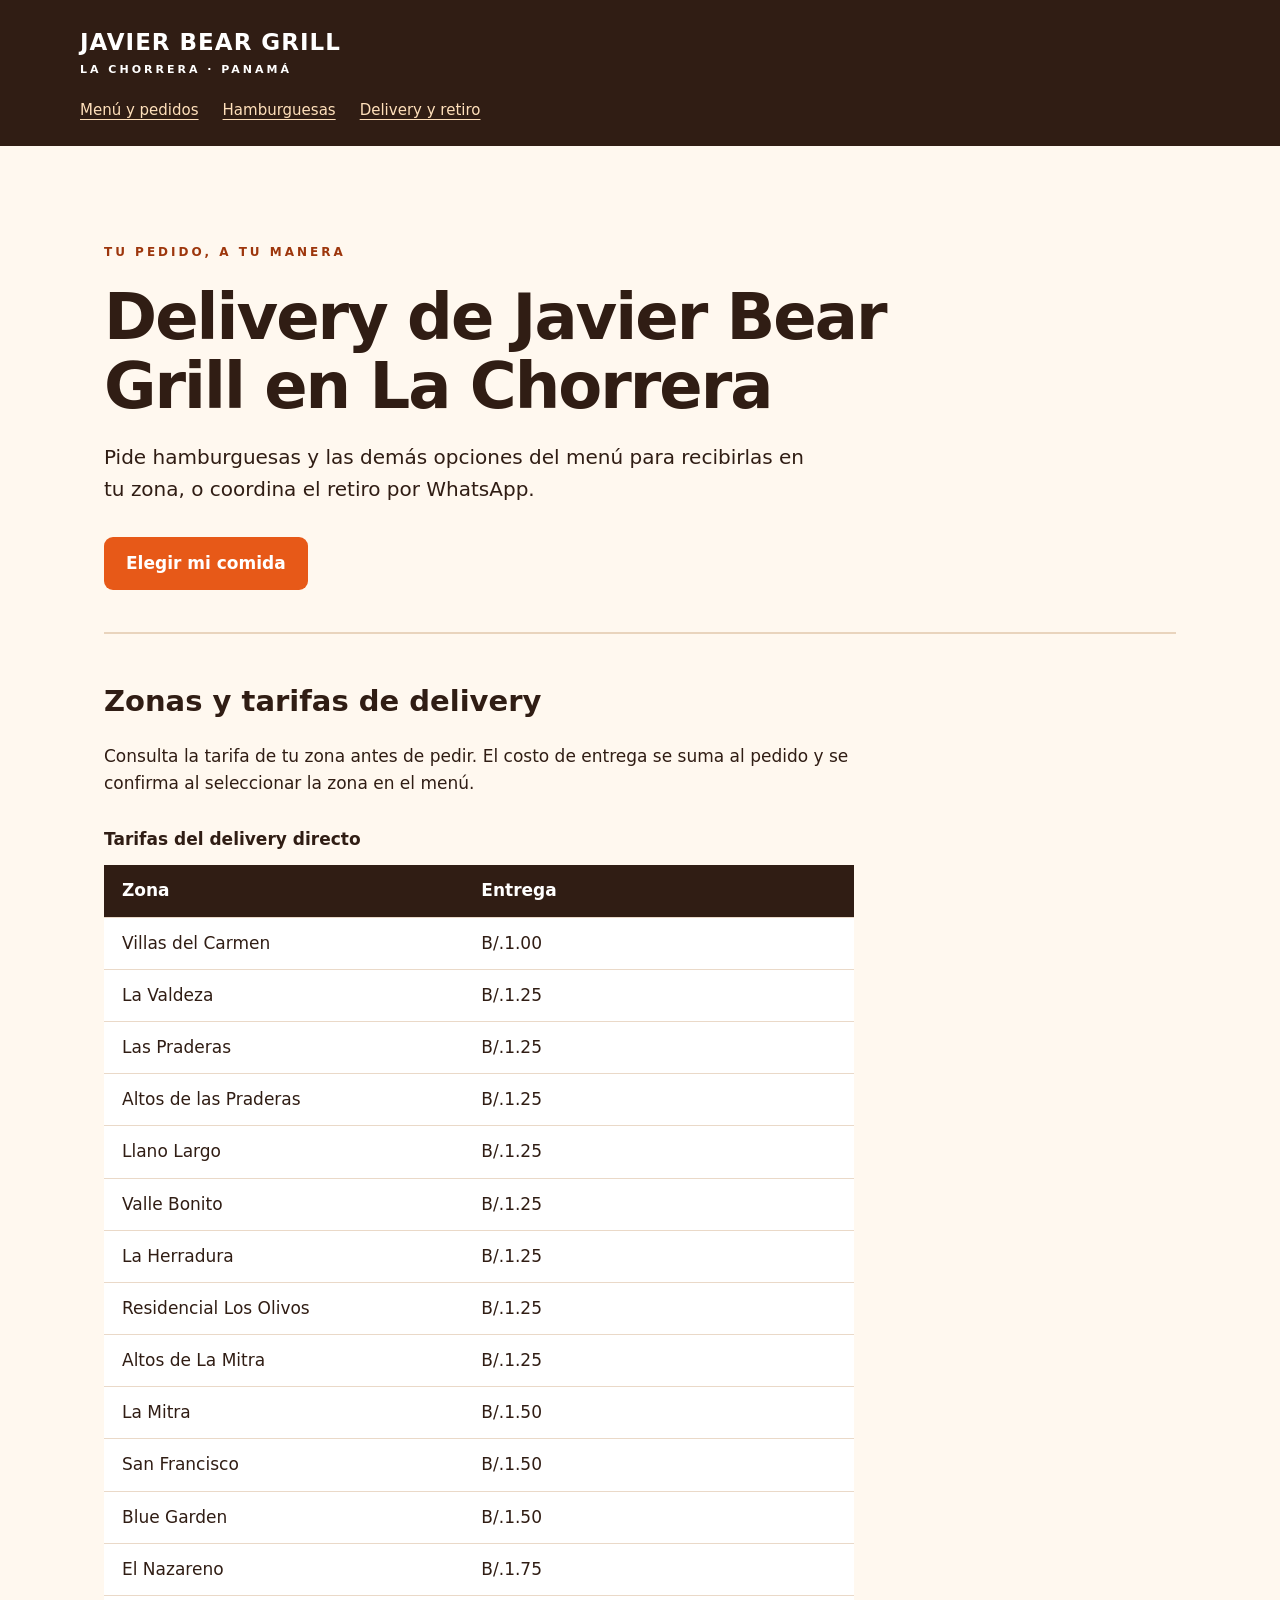
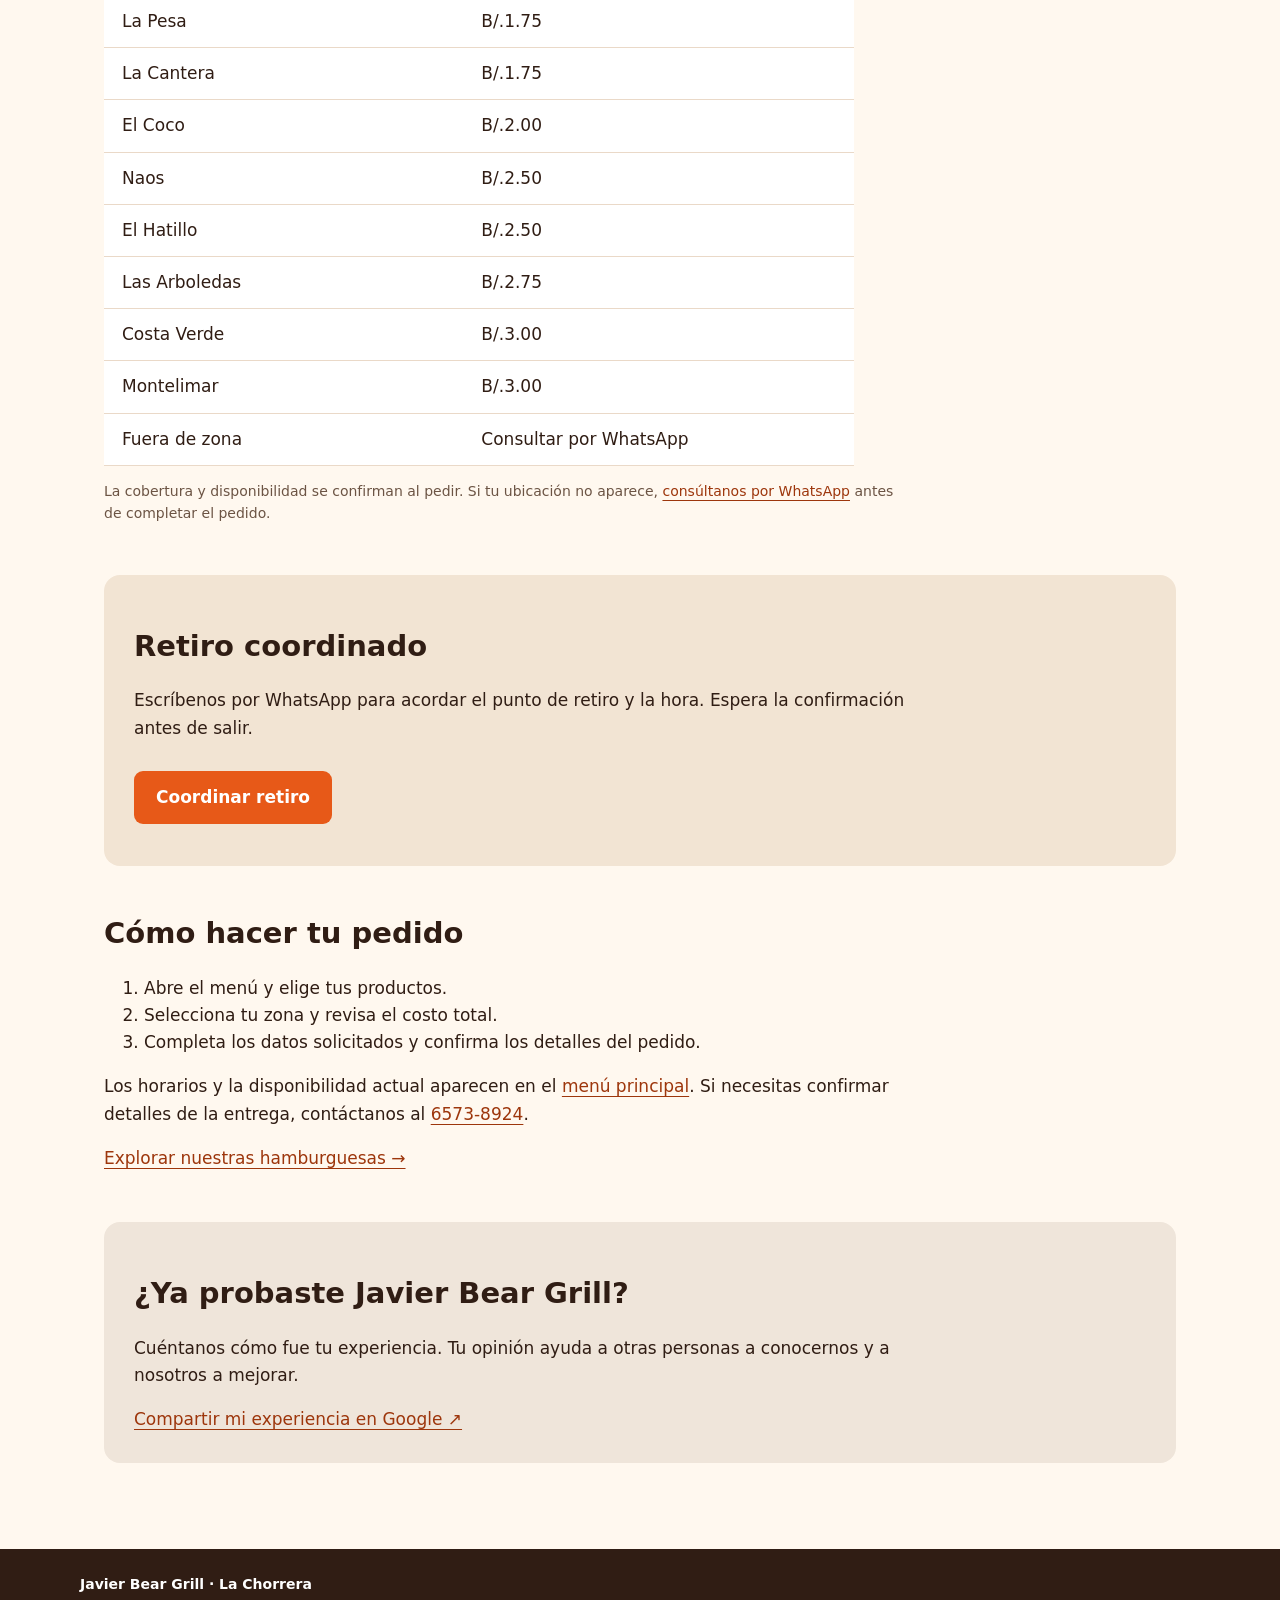
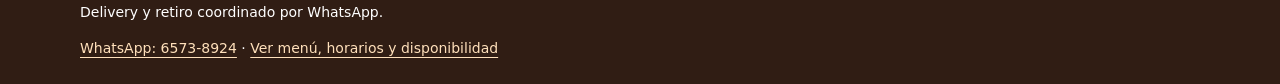
<file: delivery-la-chorrera/index.html>
<!doctype html>
<html lang="es"><head><meta charset="utf-8"><meta name="viewport" content="width=device-width,initial-scale=1">
<title>Delivery y retiro en La Chorrera | Javier Bear Grill</title><meta name="description" content="Consulta zonas y tarifas de delivery de Javier Bear Grill en La Chorrera. Haz tu pedido en el menú o coordina el retiro por WhatsApp.">
<link rel="canonical" href="https://menujaviergrill.store/delivery-la-chorrera/"><meta property="og:type" content="website">
<meta property="og:title" content="Delivery y retiro en La Chorrera | Javier Bear Grill"><meta property="og:description" content="Consulta zonas y tarifas de delivery de Javier Bear Grill en La Chorrera. Haz tu pedido en el menú o coordina el retiro por WhatsApp.">
<meta property="og:url" content="https://menujaviergrill.store/delivery-la-chorrera/"><link rel="stylesheet" href="/assets/local-pages.css">
<script type="application/ld+json">{"@context": "https://schema.org", "@type": "WebPage", "name": "Delivery y retiro en La Chorrera", "description": "Consulta zonas y tarifas de delivery de Javier Bear Grill en La Chorrera. Haz tu pedido en el menú o coordina el retiro por WhatsApp.", "url": "https://menujaviergrill.store/delivery-la-chorrera/", "inLanguage": "es-PA", "about": {"@id": "https://menujaviergrill.store/#restaurant"}}</script></head>
<body><header><a class="brand" href="/">JAVIER BEAR GRILL<span>LA CHORRERA · PANAMÁ</span></a>
<nav aria-label="Navegación principal"><a href="/">Menú y pedidos</a><a href="/hamburguesas-la-chorrera/">Hamburguesas</a><a href="/delivery-la-chorrera/">Delivery y retiro</a></nav></header>
<main><section class="hero"><p class="eyebrow">TU PEDIDO, A TU MANERA</p><h1>Delivery de Javier Bear Grill en La Chorrera</h1><p>Pide hamburguesas y las demás opciones del menú para recibirlas en tu zona, o coordina el retiro por WhatsApp.</p><a class="button" href="/">Elegir mi comida</a></section>
<section><h2>Zonas y tarifas de delivery</h2><p>Consulta la tarifa de tu zona antes de pedir. El costo de entrega se suma al pedido y se confirma al seleccionar la zona en el menú.</p><div class="table-wrap"><table><caption>Tarifas del delivery directo</caption><thead><tr><th scope="col">Zona</th><th scope="col">Entrega</th></tr></thead><tbody><tr><th scope="row">Villas del Carmen</th><td>B/.1.00</td></tr><tr><th scope="row">La Valdeza</th><td>B/.1.25</td></tr><tr><th scope="row">Las Praderas</th><td>B/.1.25</td></tr><tr><th scope="row">Altos de las Praderas</th><td>B/.1.25</td></tr><tr><th scope="row">Llano Largo</th><td>B/.1.25</td></tr><tr><th scope="row">Valle Bonito</th><td>B/.1.25</td></tr><tr><th scope="row">La Herradura</th><td>B/.1.25</td></tr><tr><th scope="row">Residencial Los Olivos</th><td>B/.1.25</td></tr><tr><th scope="row">Altos de La Mitra</th><td>B/.1.25</td></tr><tr><th scope="row">La Mitra</th><td>B/.1.50</td></tr><tr><th scope="row">San Francisco</th><td>B/.1.50</td></tr><tr><th scope="row">Blue Garden</th><td>B/.1.50</td></tr><tr><th scope="row">El Nazareno</th><td>B/.1.75</td></tr><tr><th scope="row">La Pesa</th><td>B/.1.75</td></tr><tr><th scope="row">La Cantera</th><td>B/.1.75</td></tr><tr><th scope="row">El Coco</th><td>B/.2.00</td></tr><tr><th scope="row">Naos</th><td>B/.2.50</td></tr><tr><th scope="row">El Hatillo</th><td>B/.2.50</td></tr><tr><th scope="row">Las Arboledas</th><td>B/.2.75</td></tr><tr><th scope="row">Costa Verde</th><td>B/.3.00</td></tr><tr><th scope="row">Montelimar</th><td>B/.3.00</td></tr><tr><th scope="row">Fuera de zona</th><td>Consultar por WhatsApp</td></tr></tbody></table></div><p class="note">La cobertura y disponibilidad se confirman al pedir. Si tu ubicación no aparece, <a href="https://wa.me/50765738924">consúltanos por WhatsApp</a> antes de completar el pedido.</p></section>
<section class="panel"><h2>Retiro coordinado</h2><p>Escríbenos por WhatsApp para acordar el punto de retiro y la hora. Espera la confirmación antes de salir.</p><a class="button" href="https://wa.me/50765738924">Coordinar retiro</a></section>
<section><h2>Cómo hacer tu pedido</h2><ol><li>Abre el menú y elige tus productos.</li><li>Selecciona tu zona y revisa el costo total.</li><li>Completa los datos solicitados y confirma los detalles del pedido.</li></ol><p>Los horarios y la disponibilidad actual aparecen en el <a href="/">menú principal</a>. Si necesitas confirmar detalles de la entrega, contáctanos al <a href="https://wa.me/50765738924">6573-8924</a>.</p><a href="/hamburguesas-la-chorrera/">Explorar nuestras hamburguesas →</a></section><section class="review"><h2>¿Ya probaste Javier Bear Grill?</h2><p>Cuéntanos cómo fue tu experiencia. Tu opinión ayuda a otras personas a conocernos y a nosotros a mejorar.</p><a href="https://g.page/r/CdPB9VECeBD_EBM/review">Compartir mi experiencia en Google ↗</a></section></main>
<footer><strong>Javier Bear Grill · La Chorrera</strong><p>Delivery y retiro coordinado por WhatsApp.</p><a href="https://wa.me/50765738924">WhatsApp: 6573-8924</a> · <a href="/">Ver menú, horarios y disponibilidad</a></footer></body></html>
</file>
<file: assets/local-pages.css>
:root{color-scheme:light;--ink:#301d14;--cream:#fff8ef;--orange:#e75918}*{box-sizing:border-box}body{margin:0;background:var(--cream);color:var(--ink);font:17px/1.6 system-ui,sans-serif}a{color:#9d360c;text-underline-offset:4px}a:hover{text-decoration-thickness:3px}a:focus-visible{outline:3px solid #e75918;outline-offset:5px}header,footer{background:var(--ink);color:white;padding:24px max(5vw,calc((100vw - 1120px)/2))}header a,footer a{color:#ffe0bb}.brand{font-weight:900;font-size:23px;letter-spacing:1px;text-decoration:none;color:white}.brand span{display:block;font-size:11px;letter-spacing:3px}nav{display:flex;gap:24px;flex-wrap:wrap;margin-top:20px;font-size:15px}main{max-width:1120px;margin:auto;padding:0 24px 36px}section{margin:50px 0}.hero{padding:35px 0 30px;border-bottom:2px solid #e9d4bd}.eyebrow{font-size:12px;letter-spacing:3px;font-weight:800;color:#9d360c}h1{font-size:clamp(36px,5.5vw,64px);line-height:1.08;letter-spacing:-2px;max-width:820px;margin:20px 0}h2{font-size:29px;line-height:1.2}h3{font-size:21px;line-height:1.25;margin:0}p{max-width:800px}.hero>p:not(.eyebrow){font-size:20px;max-width:720px}.button{display:inline-block;background:var(--orange);color:#fff;padding:13px 22px;border-radius:9px;text-decoration:none;font-weight:750;margin:12px 0}.button:hover{background:#b73b05}.grid{display:grid;grid-template-columns:repeat(3,minmax(0,1fr));gap:22px;margin-top:26px}.card{background:#fff;border:1px solid #ead9c8;border-radius:16px;overflow:hidden;box-shadow:0 7px 20px #301d1408}.card img{display:block;width:100%;height:auto;aspect-ratio:4/3;object-fit:cover}.card>div{padding:22px}.card p{font-size:15px;color:#645044}.card strong{font-size:23px}.note{font-size:14px;color:#6c5444}.panel,.review{padding:30px;border-radius:16px;background:#f2e4d3}.review{background:#efe5da}.table-wrap{overflow:auto}table{border-collapse:collapse;width:100%;max-width:750px;background:#fff}caption{text-align:left;padding:12px 0;font-weight:700}th,td{padding:12px 18px;border-bottom:1px solid #ead9c8;text-align:left}tbody th{font-weight:500}thead{background:var(--ink);color:#fff}footer{font-size:14px}footer p{margin:5px 0 14px}@media(max-width:850px){.grid{grid-template-columns:repeat(2,minmax(0,1fr))}}@media(max-width:540px){.grid{grid-template-columns:1fr}main{padding:0 18px 25px}nav{gap:14px}.hero{padding-top:15px}section{margin:35px 0}.panel,.review{padding:22px}h1{letter-spacing:-1px}}
</file>
